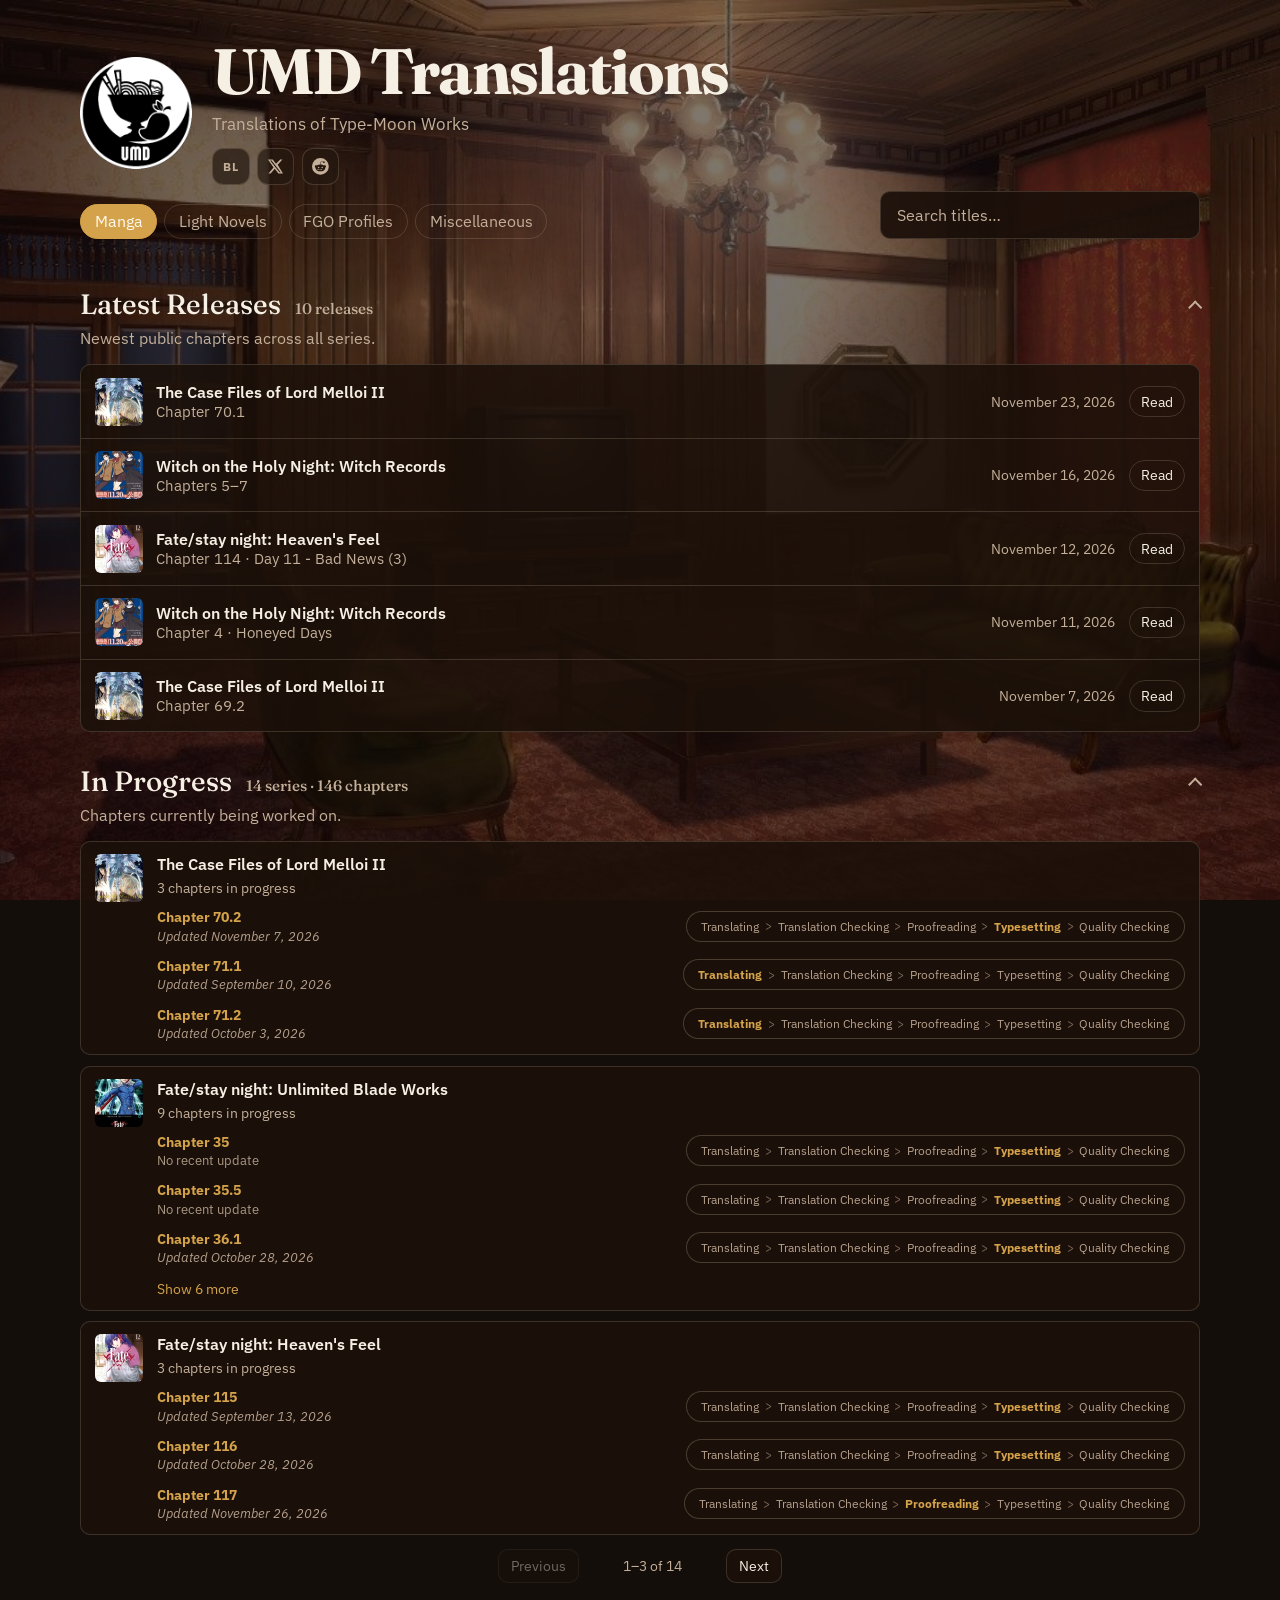
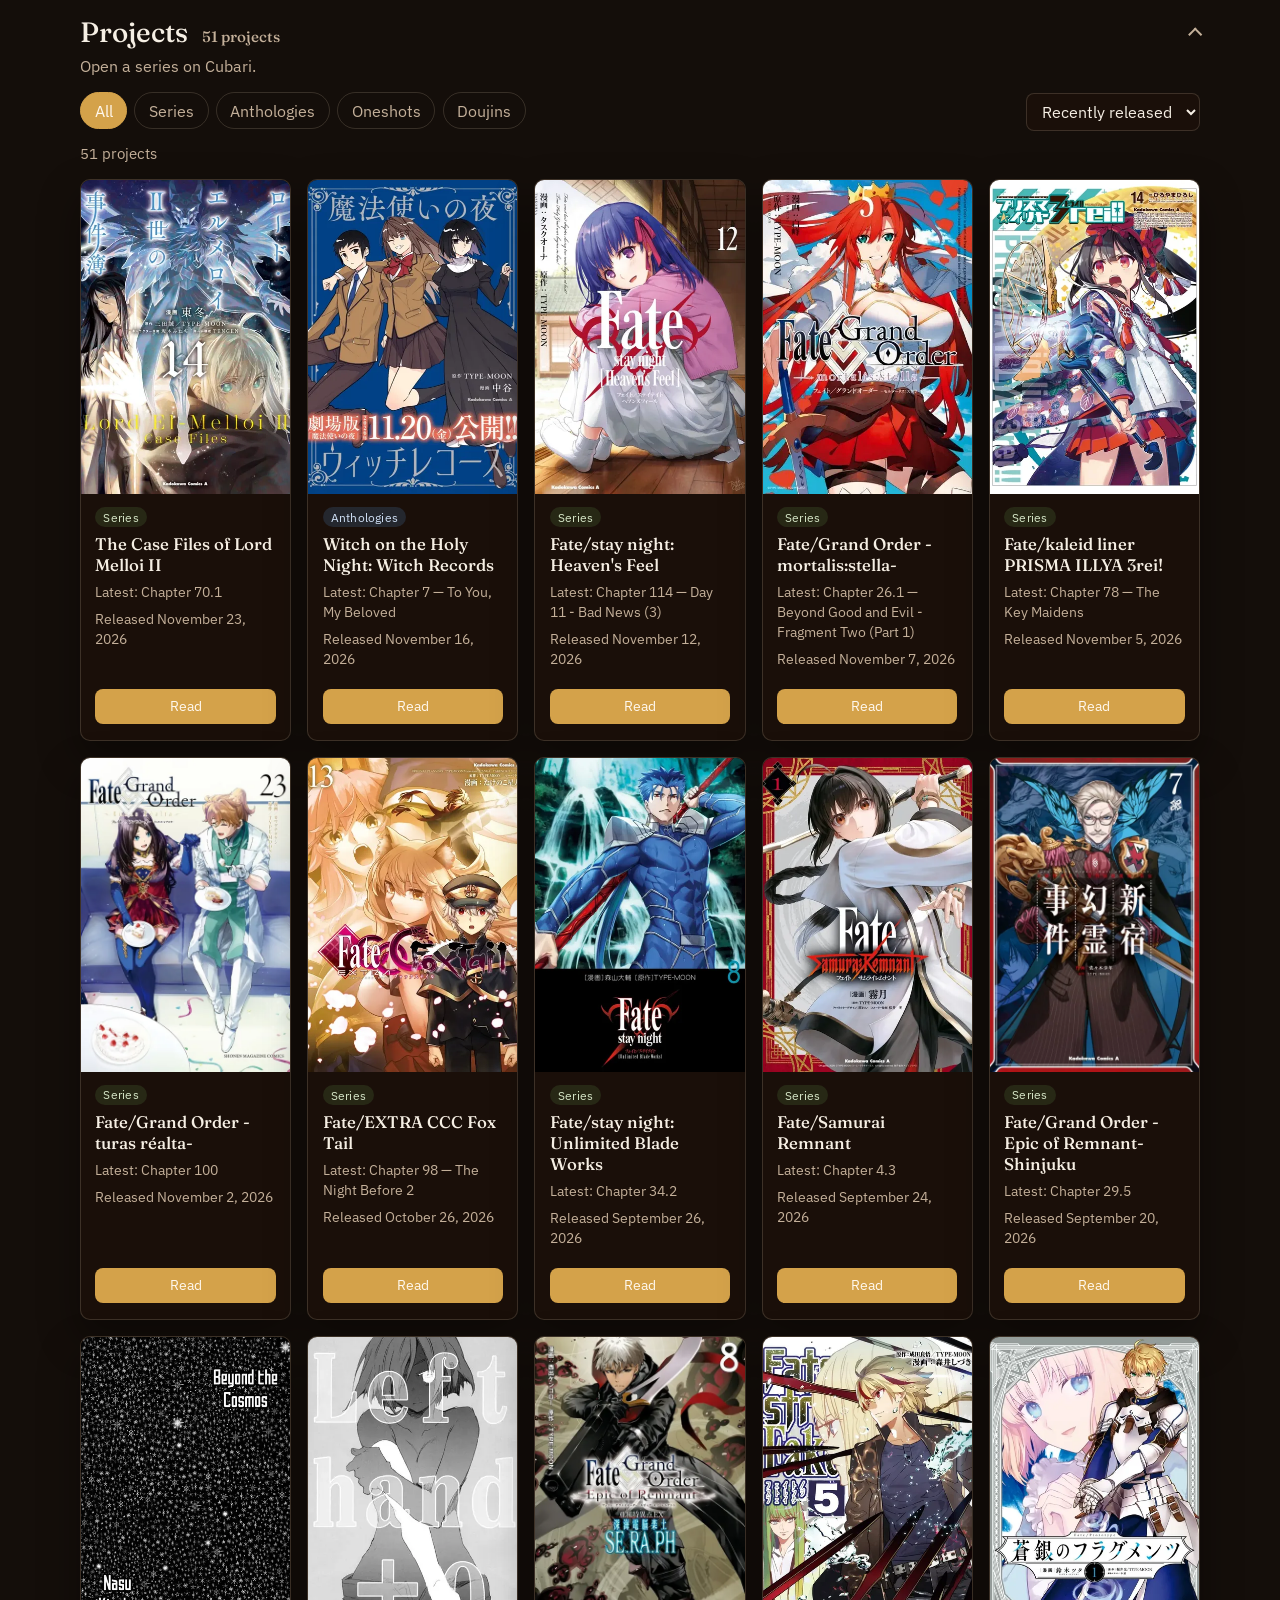
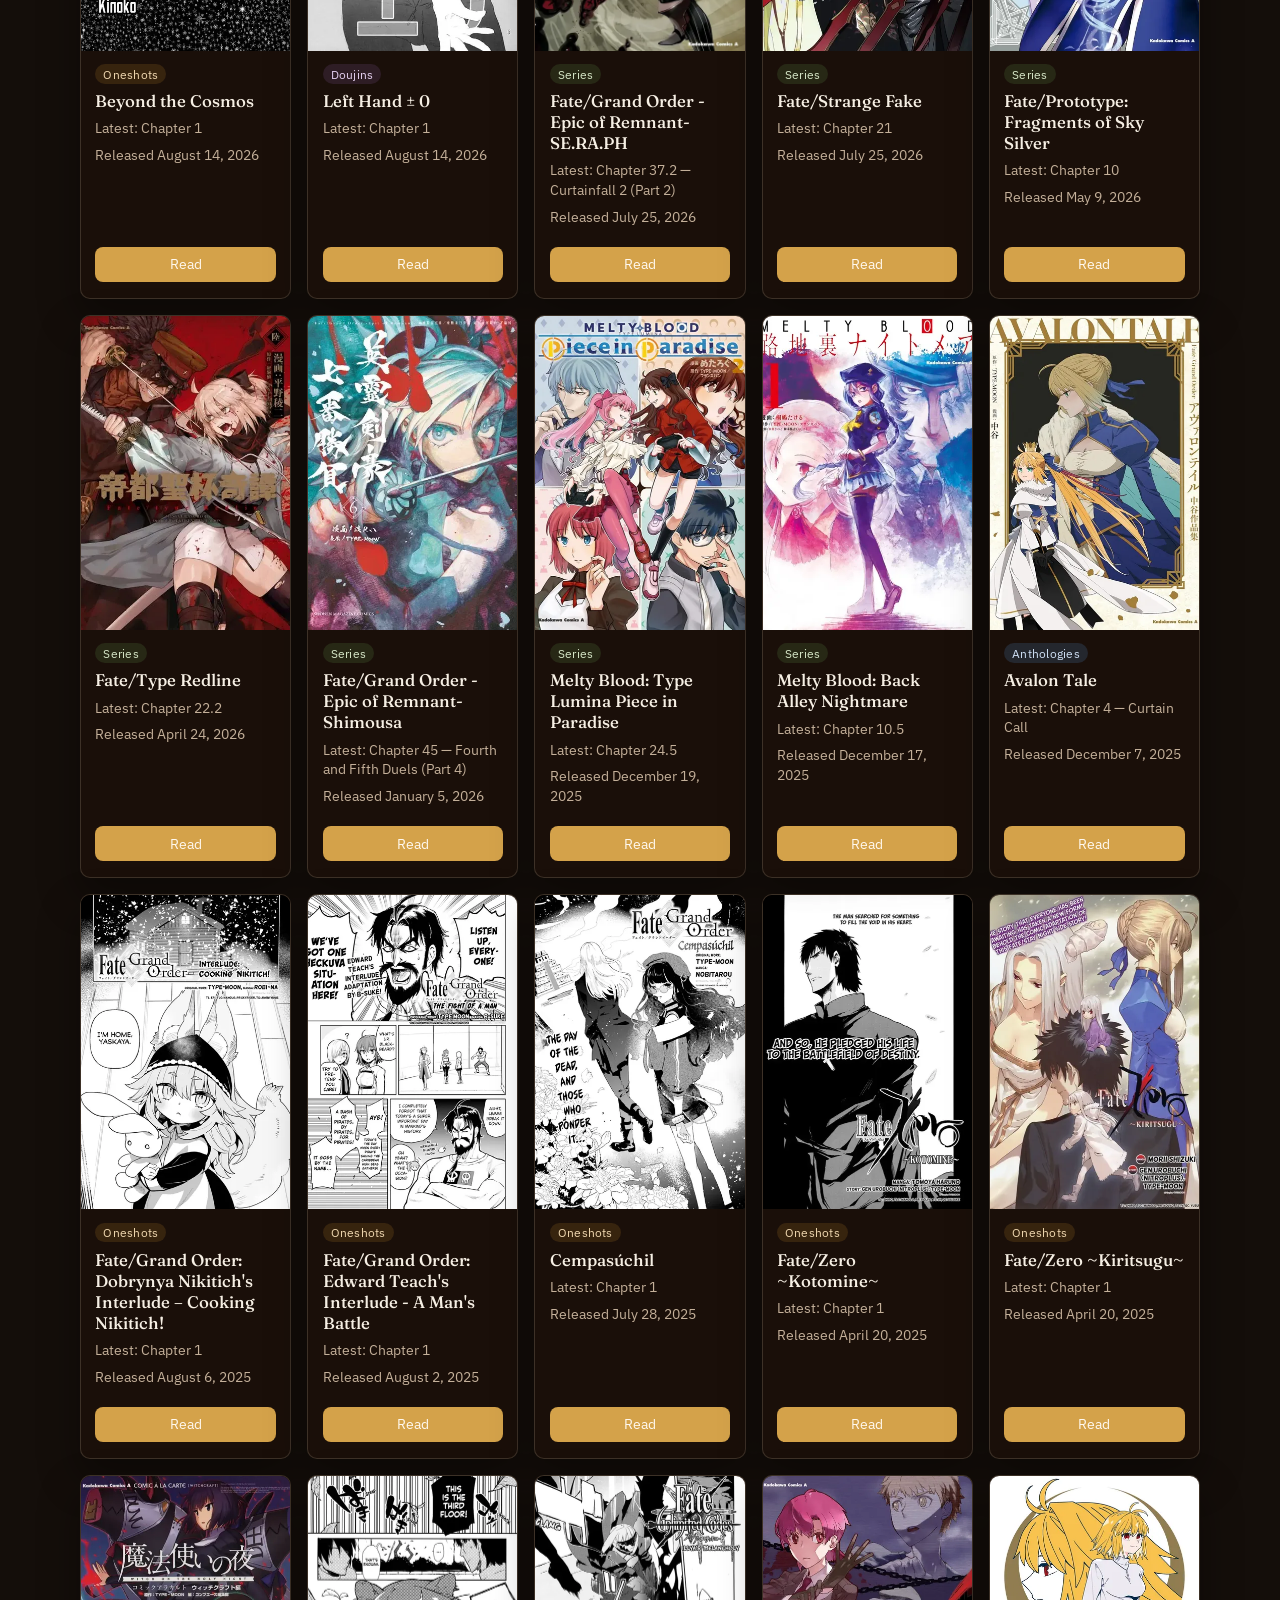
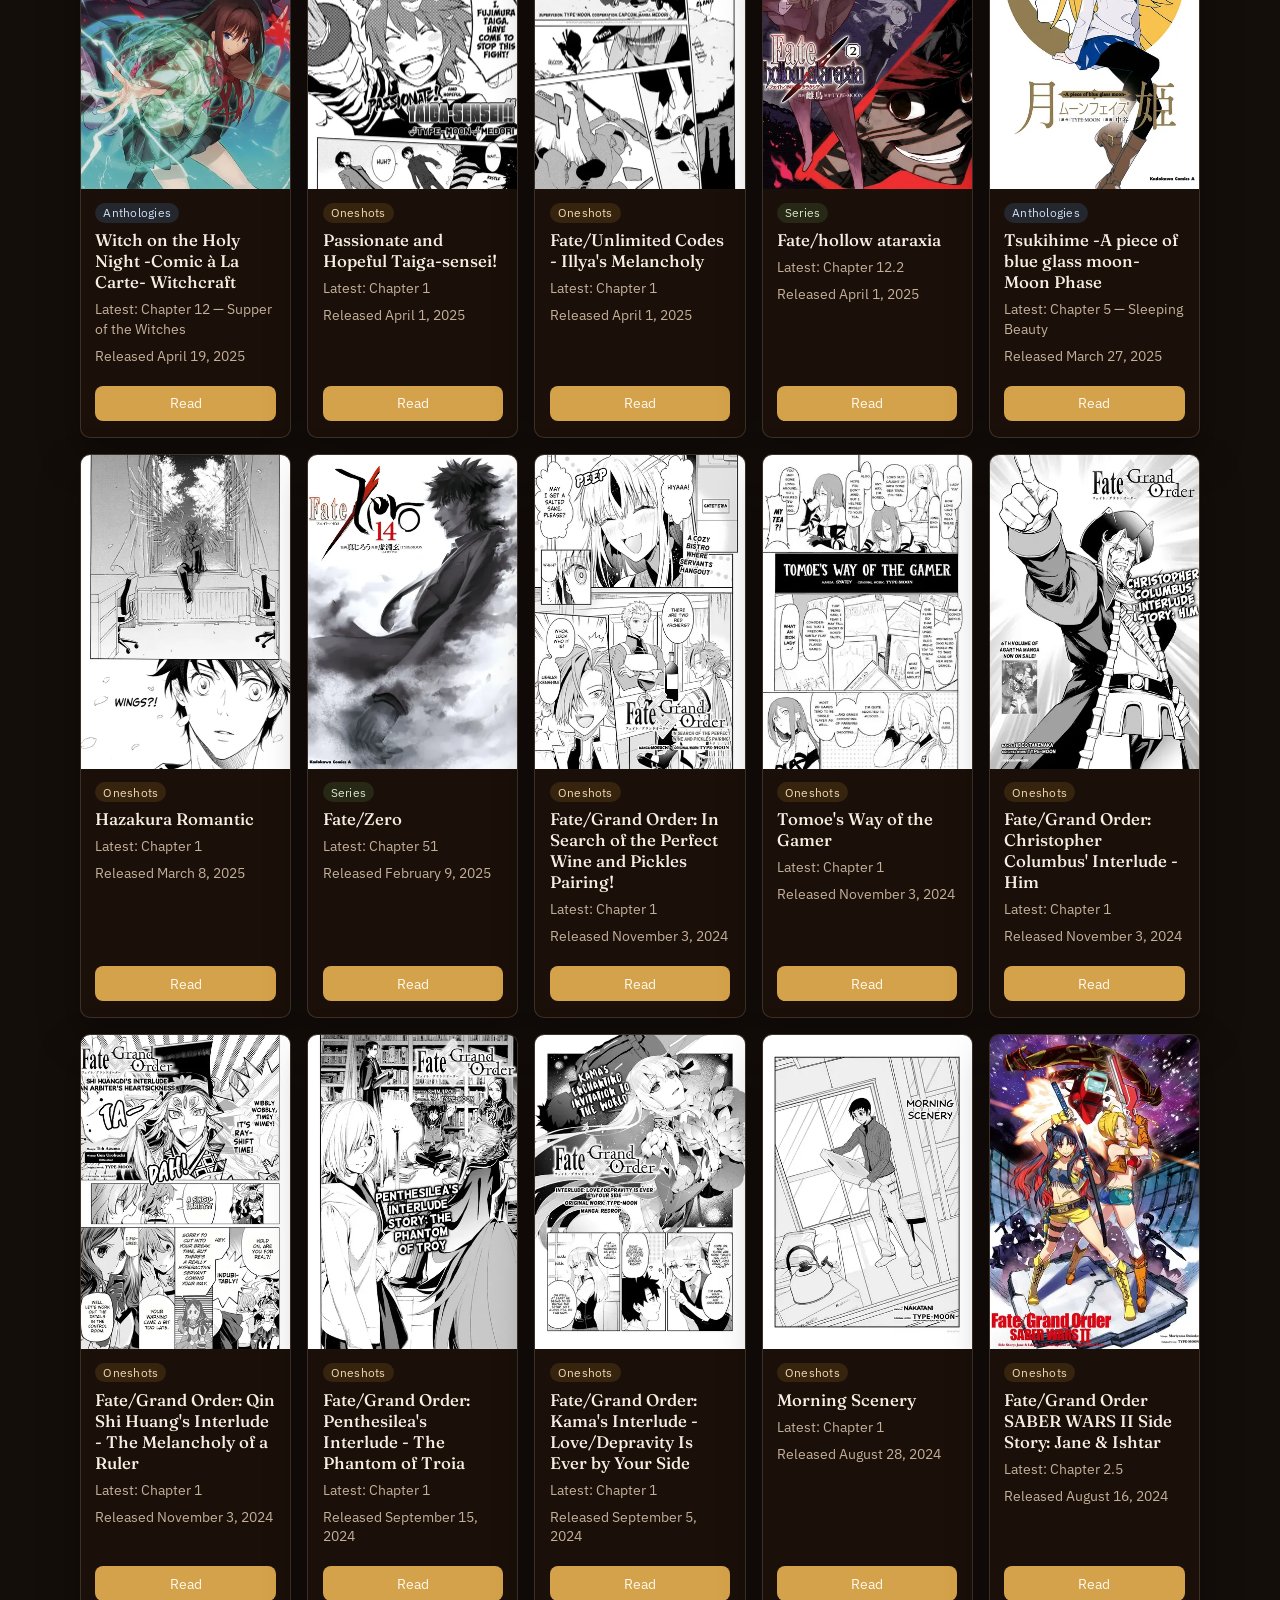
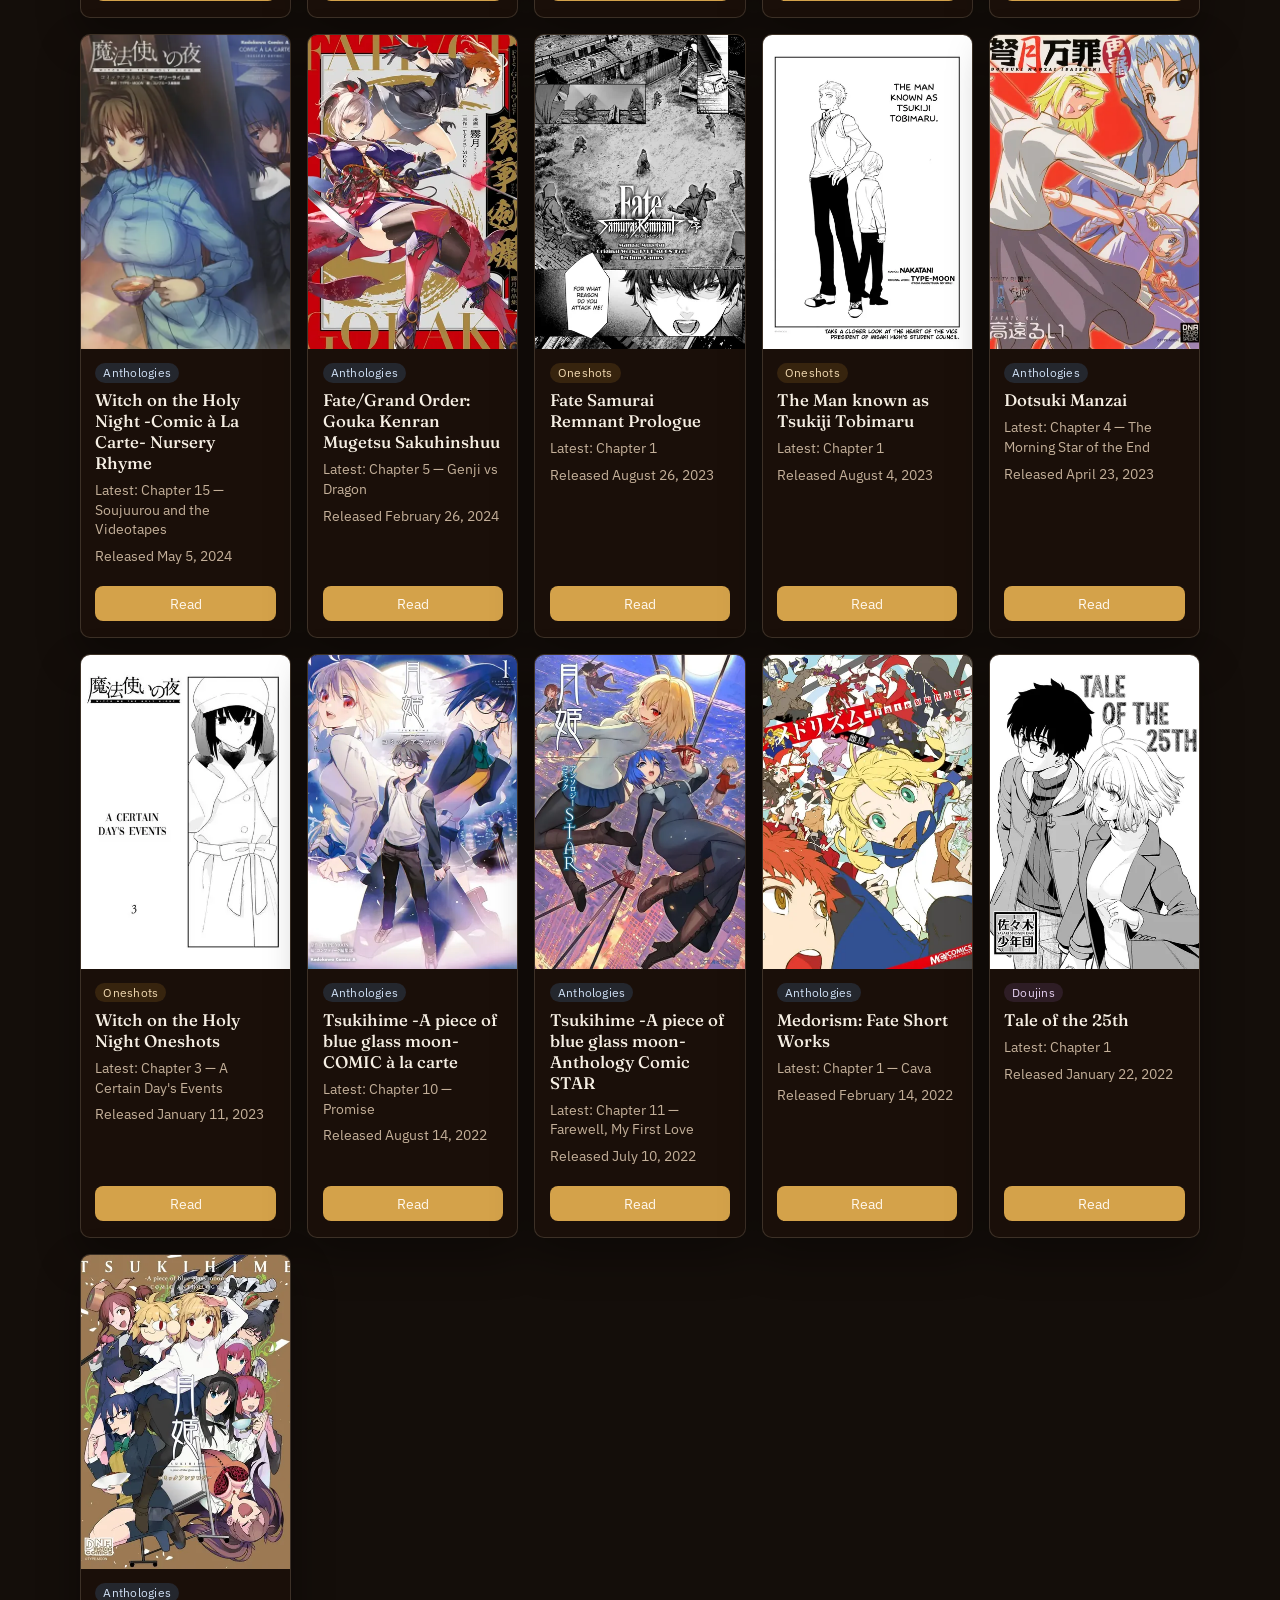
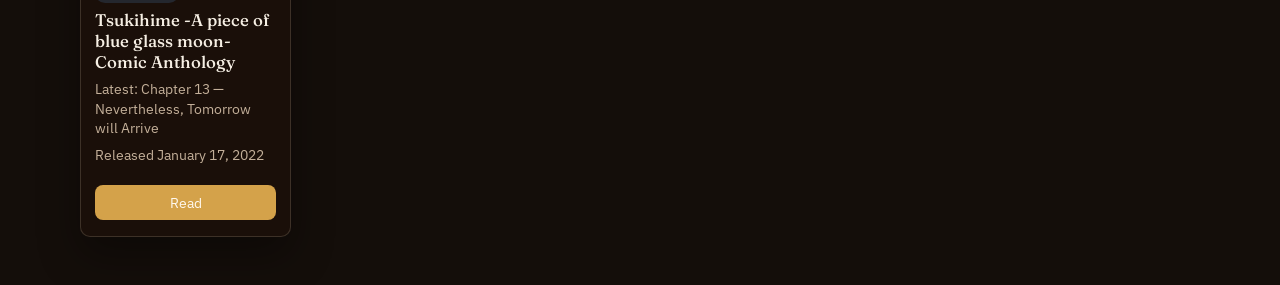
<file: index.html>
<!DOCTYPE html>
<html lang="en">
  <head>
    <meta charset="utf-8" />
    <meta name="viewport" content="width=device-width, initial-scale=1, viewport-fit=cover" />
    <title>UMD Translations</title>
    <meta name="description" content="Browse Type-Moon Translations" />
    <meta name="application-name" content="UMD Translations" />
    <meta property="og:title" content="UMD Translations" />
    <meta property="og:description" content="Browse Type-Moon Translations" />
    <meta property="og:type" content="website" />
    <meta property="og:url" content="https://udonmanga.github.io/" />
    <meta
      property="og:image"
      content="https://udonmanga.github.io/assets/umd-logo.png?v=ae1d5355"
    />
    <meta name="twitter:card" content="summary" />
    <meta name="twitter:title" content="UMD Translations" />
    <meta name="twitter:description" content="Browse Type-Moon Translations" />
    <link rel="preconnect" href="https://fonts.googleapis.com" />
    <link rel="preconnect" href="https://fonts.gstatic.com" crossorigin />
    <link
      href="https://fonts.googleapis.com/css2?family=Fraunces:opsz,wght@9..144,500;9..144,700&family=IBM+Plex+Sans:wght@400;500;600&display=swap"
      rel="stylesheet"
    />
    <link rel="stylesheet" href="assets/site.css?v=0b7d5297" />
    <script>
      (function () {
        var section = (location.hash || "").replace(/^#/, "");
        if (section && section !== "manga") {
          document.documentElement.classList.add("boot-hub");
        }
      })();
    </script>
    <link rel="icon" type="image/png" sizes="32x32" href="assets/favicon-32.png?v=d80f3ed4" />
    <link rel="apple-touch-icon" href="assets/apple-touch-icon.png?v=4f4d9fb7" />
  </head>
  <body>
    <a class="skip-link" href="#projects">Skip to projects</a>

    <header class="site-header">
      <div class="header-main">
          <div class="brand-block">
            <div class="brand-row">
              <img
                class="brand-logo"
                src="assets/umd-logo.png?v=ae1d5355"
                alt="UMD Translations"
                width="112"
                height="112"
                decoding="async"
              />
              <div class="brand-text">
                <h1 class="brand" id="site-name">UMD Translations</h1>
                <p class="subtitle" id="site-subtitle">
                  Translations of Type-Moon Works
                </p>
                <nav class="nav-ext" id="header-links" aria-label="External links">
                  <a
                    class="nav-icon"
                    href="https://forums.nrvnqsr.com/showthread.php/10069-UMD-Translations-Hub?p=3392307&viewfull=1#post3392307"
                    rel="noopener noreferrer"
                    target="_blank"
                    title="Beast’s Lair Hub"
                    aria-label="Beast’s Lair Hub"
                  >
                    <span class="nav-icon-text" aria-hidden="true">BL</span>
                  </a>
                  <a
                    class="nav-icon"
                    href="https://x.com/theUdonSamurai"
                    rel="noopener noreferrer"
                    target="_blank"
                    title="X (Twitter)"
                    aria-label="X (Twitter)"
                  >
                    <svg viewBox="0 0 24 24" aria-hidden="true" focusable="false">
                      <path
                        fill="currentColor"
                        d="M18.9 2H22l-6.78 7.75L22.83 22h-6.59l-5.16-6.74L5.2 22H2.1l7.25-8.29L1.4 2h6.75l4.66 6.18L18.9 2zm-1.16 18.2h1.83L6.4 3.7H4.44l13.3 16.5z"
                      />
                    </svg>
                  </a>
                  <a
                    class="nav-icon"
                    href="https://www.reddit.com/user/UdonSamurai/"
                    rel="noopener noreferrer"
                    target="_blank"
                    title="Reddit"
                    aria-label="Reddit"
                  >
                    <svg viewBox="0 0 24 24" aria-hidden="true" focusable="false">
                      <path
                        fill="currentColor"
                        d="M12 0A12 12 0 0 0 0 12a12 12 0 0 0 12 12 12 12 0 0 0 12-12A12 12 0 0 0 12 0zm5.01 4.744c.688 0 1.25.561 1.25 1.249a1.25 1.25 0 0 1-2.498.056l-2.597-.547-.8 3.747c1.824.07 3.48.632 4.674 1.488.308-.309.73-.491 1.207-.491.968 0 1.754.786 1.754 1.754 0 .716-.435 1.333-1.01 1.614a3.111 3.111 0 0 1 .042.52c0 2.694-3.13 4.87-7.004 4.87-3.874 0-7.004-2.176-7.004-4.87 0-.183.015-.366.043-.534A1.748 1.748 0 0 1 4.028 12c0-.968.786-1.754 1.754-1.754.463 0 .898.196 1.207.49 1.207-.883 2.878-1.43 4.744-1.487l.885-4.182a.342.342 0 0 1 .14-.197.35.35 0 0 1 .238-.042l2.906.617a1.214 1.214 0 0 1 1.108-.701zM9.438 12.386c-.607 0-1.098.5-1.098 1.117s.491 1.117 1.098 1.117c.606 0 1.098-.5 1.098-1.117s-.492-1.117-1.098-1.117zm5.124 0c-.607 0-1.098.5-1.098 1.117s.491 1.117 1.098 1.117c.607 0 1.099-.5 1.099-1.117s-.492-1.117-1.099-1.117zm-.321 3.329a.327.327 0 0 0-.215.079c-.72.561-1.844.876-3.026.876-1.182 0-2.305-.316-3.026-.876a.327.327 0 0 0-.436.046.32.32 0 0 0 .046.446c.838.655 2.097 1.033 3.416 1.033 1.319 0 2.578-.378 3.416-1.033a.32.32 0 0 0 .046-.446.313.313 0 0 0-.221-.125z"
                      />
                    </svg>
                  </a>
                </nav>
              </div>
            </div>
            <nav class="site-nav" id="site-nav" aria-label="Site sections">
              <a href="#manga" data-section="manga" aria-current="page">Manga</a>
              <a href="#light-novels" data-section="light-novels">Light Novels</a>
              <a href="#fgo-profiles" data-section="fgo-profiles">FGO Profiles</a>
              <a href="#miscellaneous" data-section="miscellaneous">Miscellaneous</a>
            </nav>
          </div>
        <label class="search-wrap">
          <span class="visually-hidden" id="search-label">Search titles</span>
          <input
            type="search"
            id="search"
            name="q"
            placeholder="Search titles…"
            autocomplete="off"
            enterkeyhint="search"
          />
        </label>
      </div>
    </header>

    <main>
      <div id="view-manga">
      <section class="latest" id="latest-releases-section" aria-labelledby="latest-heading">
        <div class="section-head progress-head">
          <h2 id="latest-heading">
            <button
              type="button"
              class="progress-toggle"
              id="latest-toggle"
              aria-expanded="true"
              aria-controls="latest-body"
            >
              <span class="progress-toggle-text">
                <span class="progress-toggle-label">Latest Releases</span>
                <span class="progress-summary" id="latest-summary"></span>
              </span>
              <span class="progress-chevron" aria-hidden="true"></span>
            </button>
          </h2>
          <p>Newest public chapters across all series.</p>
        </div>
        <div id="latest-body">
          <div
            class="latest-scroll"
            id="latest-releases"
            tabindex="0"
            aria-label="Latest releases list"
          ></div>
        </div>
      </section>

      <section class="progress" id="in-progress" aria-labelledby="progress-heading">
        <div class="section-head progress-head">
          <h2 id="progress-heading">
            <button
              type="button"
              class="progress-toggle"
              id="progress-toggle"
              aria-expanded="true"
              aria-controls="progress-body"
            >
              <span class="progress-toggle-text">
                <span class="progress-toggle-label">In Progress</span>
                <span class="progress-summary" id="progress-summary"></span>
              </span>
              <span class="progress-chevron" aria-hidden="true"></span>
            </button>
          </h2>
          <p>Chapters currently being worked on.</p>
        </div>
        <div id="progress-body">
          <div class="progress-list" id="progress-list"></div>
          <div class="progress-pager" id="progress-pager" hidden>
            <button type="button" id="progress-prev" aria-label="Previous chapters">Previous</button>
            <span class="progress-page-meta" id="progress-page-meta" aria-live="polite"></span>
            <button type="button" id="progress-next" aria-label="Next chapters">Next</button>
          </div>
          <p class="empty" id="progress-empty" hidden>Nothing in the pipeline right now.</p>
        </div>
      </section>

      <section class="projects" id="projects" aria-labelledby="projects-heading">
        <div class="section-head progress-head">
          <h2 id="projects-heading">
            <button
              type="button"
              class="progress-toggle"
              id="projects-toggle"
              aria-expanded="true"
              aria-controls="projects-body"
            >
              <span class="progress-toggle-text">
                <span class="progress-toggle-label">Projects</span>
                <span class="progress-summary" id="projects-summary"></span>
              </span>
              <span class="progress-chevron" aria-hidden="true"></span>
            </button>
          </h2>
          <p>Open a series on Cubari.</p>
        </div>

        <div id="projects-body">
          <div class="controls">
            <div
              class="filters"
              id="category-filters"
              role="toolbar"
              aria-label="Filter by category"
            ></div>
            <label class="sort-wrap">
              <span class="visually-hidden">Sort projects</span>
              <select id="sort" aria-label="Sort projects">
                <option value="released">Recently released</option>
                <option value="title-asc">Title A–Z</option>
                <option value="title-desc">Title Z–A</option>
              </select>
            </label>
          </div>

          <p class="result-meta" id="result-meta" aria-live="polite"></p>
          <div class="card-grid" id="title-grid"></div>
          <p class="empty" id="empty-state" hidden>No projects match your search.</p>
        </div>
      </section>
      </div>

      <div id="view-hub" hidden>
        <section class="projects" aria-labelledby="hub-heading">
          <div class="section-head">
            <h2 id="hub-heading">Light Novels</h2>
            <p id="hub-blurb">Completed novel translations.</p>
          </div>
          <p class="result-meta" id="hub-meta" aria-live="polite"></p>
          <div class="card-grid" id="hub-grid"></div>
          <p class="empty" id="hub-empty" hidden>Nothing matches your search.</p>
        </section>
      </div>
    </main>

    <script src="assets/catalog.js?v=8a55226b" defer></script>
    <button type="button" class="back-to-top" id="back-to-top" hidden aria-label="Back to top" title="Back to top">
      <svg viewBox="0 0 24 24" aria-hidden="true" focusable="false">
        <path fill="currentColor" d="M12 4.5 5.8 10.2l1.4 1.5L12 7.3l4.8 4.4 1.4-1.5L12 4.5Zm0 6.2L5.8 16.4l1.4 1.5L12 13.5l4.8 4.4 1.4-1.5L12 10.7Z"/>
      </svg>
      <span class="back-to-top-label">Top</span>
    </button>
    <script src="assets/back-to-top.js?v=1378043f" defer></script>

  </body>
</html>
</file>
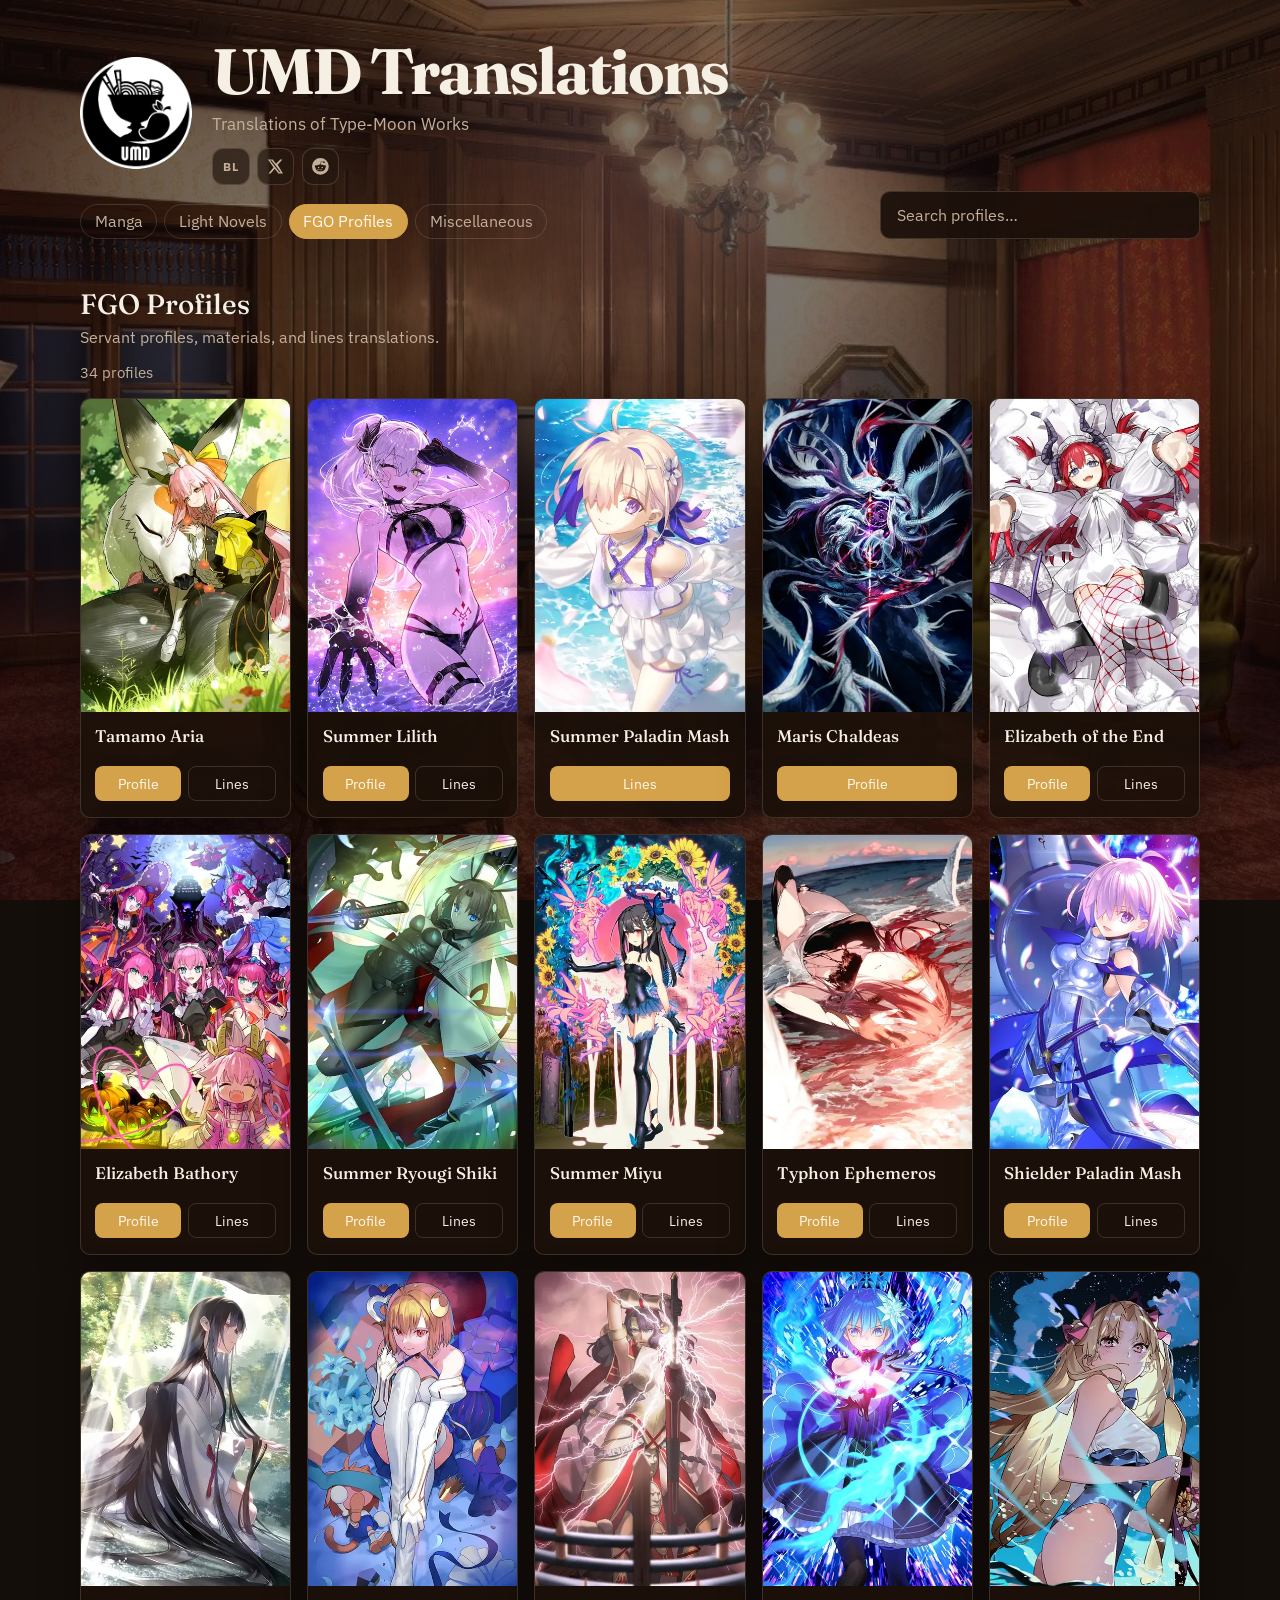
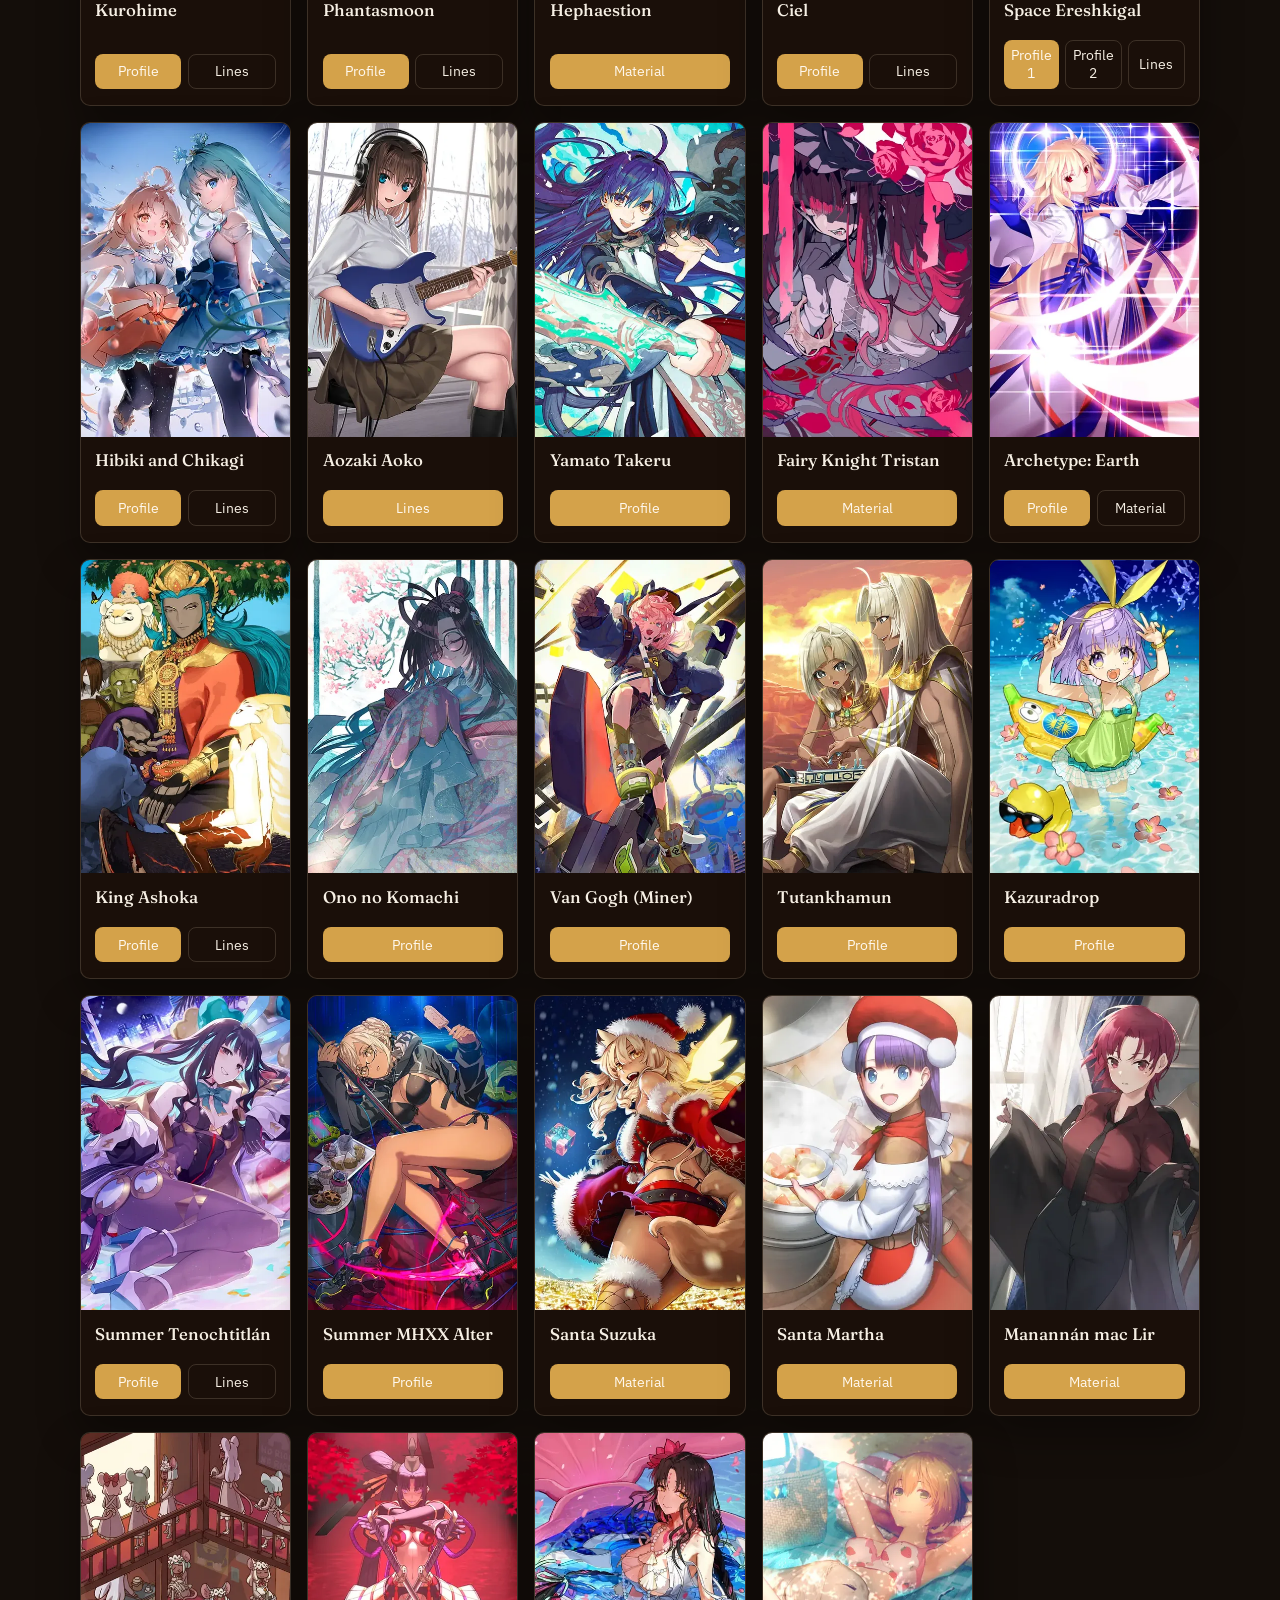
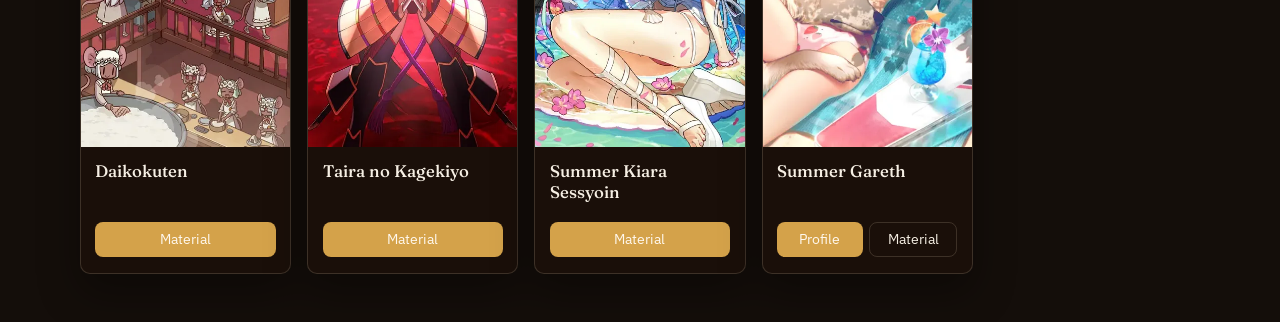
<file: fgo-profiles.html>
<!DOCTYPE html>
<html lang="en">
  <head>
    <meta charset="utf-8" />
    <meta http-equiv="refresh" content="0; url=index.html#fgo-profiles" />
    <link rel="canonical" href="index.html#fgo-profiles" />
    <title>FGO Profiles — UMD Translations</title>
    <script>
      location.replace("index.html#fgo-profiles");
    </script>
  </head>
  <body>
    <p><a href="index.html#fgo-profiles">FGO Profiles</a></p>
  </body>
</html>
</file>
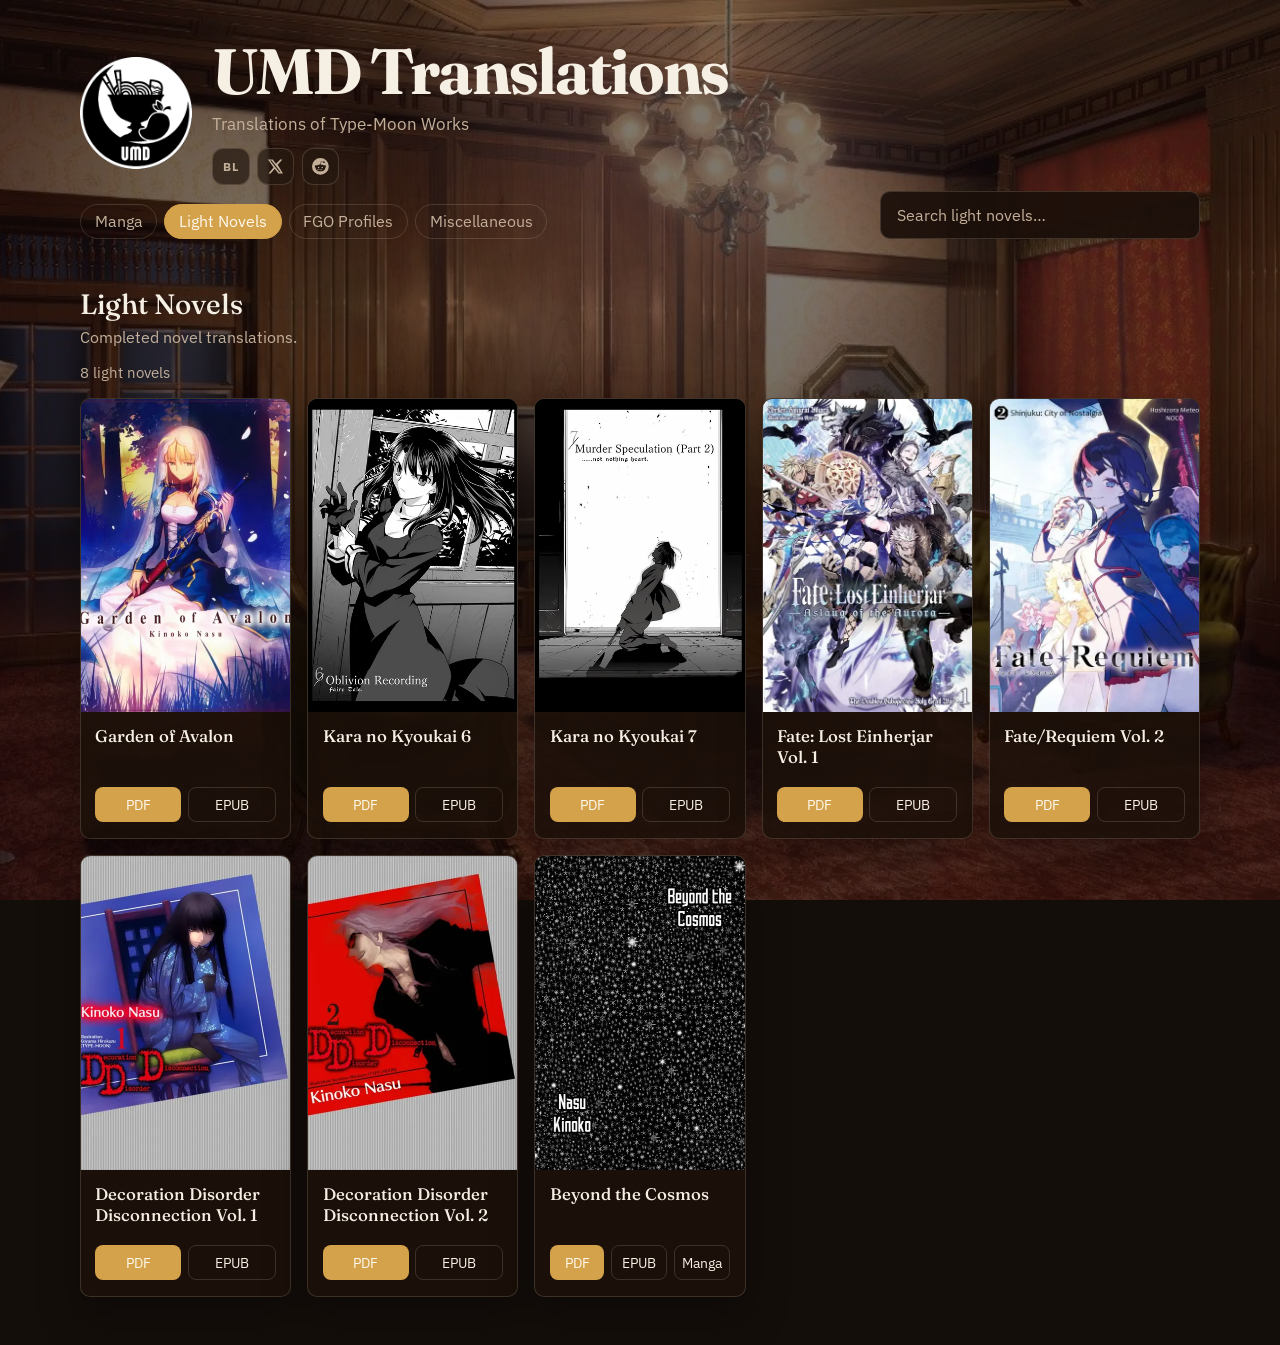
<file: light-novels.html>
<!DOCTYPE html>
<html lang="en">
  <head>
    <meta charset="utf-8" />
    <meta http-equiv="refresh" content="0; url=index.html#light-novels" />
    <link rel="canonical" href="index.html#light-novels" />
    <title>Light Novels — UMD Translations</title>
    <script>
      location.replace("index.html#light-novels");
    </script>
  </head>
  <body>
    <p><a href="index.html#light-novels">Light Novels</a></p>
  </body>
</html>
</file>
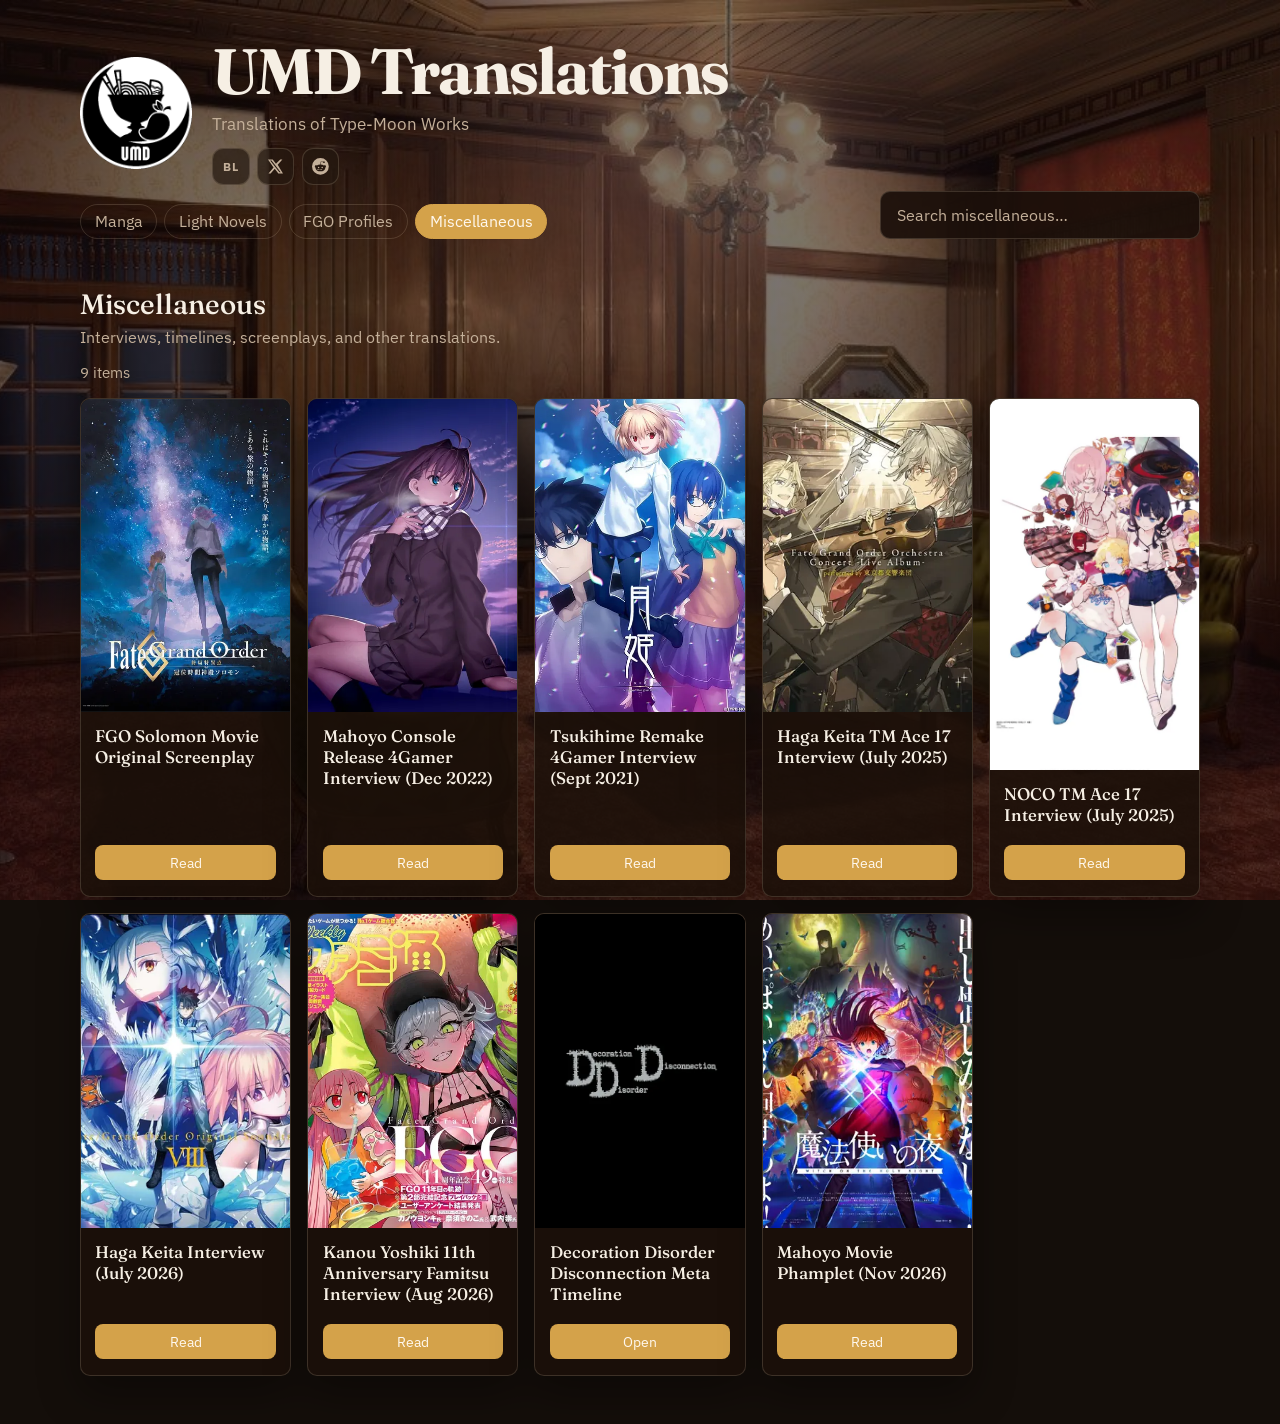
<file: miscellaneous.html>
<!DOCTYPE html>
<html lang="en">
  <head>
    <meta charset="utf-8" />
    <meta http-equiv="refresh" content="0; url=index.html#miscellaneous" />
    <link rel="canonical" href="index.html#miscellaneous" />
    <title>Miscellaneous — UMD Translations</title>
    <script>
      location.replace("index.html#miscellaneous");
    </script>
  </head>
  <body>
    <p><a href="index.html#miscellaneous">Miscellaneous</a></p>
  </body>
</html>
</file>
<file: assets/site.css>
/* Warm dark catalogue palette. */
:root {
  --bg0: #140e0a;
  --bg1: #1c1410;
  --bg2: #2c2018;
  --ink: #f6efe4;
  --muted: #c4b09a;
  --line: rgba(243, 220, 190, 0.16);
  --accent: #d4a24a;
  --accent-soft: rgba(212, 162, 74, 0.2);
  --focus: #f0d7a2;
  --panel: rgba(28, 16, 10, 0.88);
  --radius: 10px;
  --shadow: 0 18px 40px rgba(0, 0, 0, 0.35);
  --font-display: "Fraunces", Georgia, serif;
  --font-body: "IBM Plex Sans", system-ui, sans-serif;
  color-scheme: dark;
}

*,
*::before,
*::after {
  box-sizing: border-box;
}

html {
  scroll-behavior: smooth;
}

body {
  margin: 0;
  min-height: 100vh;
  font-family: var(--font-body);
  color: var(--ink);
  background: #140e0a;
  /* No-op on desktop; keeps notched phones clear of the home indicator. */
  padding-left: env(safe-area-inset-left, 0px);
  padding-right: env(safe-area-inset-right, 0px);
  padding-bottom: env(safe-area-inset-bottom, 0px);
}

body::before {
  content: "";
  position: fixed;
  inset: 0;
  pointer-events: none;
  z-index: 0;
  background:
    linear-gradient(180deg, rgba(28, 14, 8, 0.55), rgba(18, 8, 4, 0.64)),
    url("site-bg.jpg?v=5c68e66b") center / cover no-repeat;
}

body > * {
  position: relative;
  z-index: 1;
}

a {
  color: var(--accent);
}

a:hover {
  color: #f0d7a2;
}

:focus-visible {
  outline: 2px solid var(--focus);
  outline-offset: 3px;
}

.visually-hidden {
  position: absolute;
  width: 1px;
  height: 1px;
  padding: 0;
  margin: -1px;
  overflow: hidden;
  clip: rect(0, 0, 0, 0);
  white-space: nowrap;
  border: 0;
}

.skip-link {
  position: absolute;
  left: 1rem;
  top: -3rem;
  background: var(--bg2);
  color: var(--ink);
  padding: 0.6rem 0.9rem;
  border-radius: 6px;
  z-index: 10;
  text-decoration: none;
}

.skip-link:focus {
  top: 1rem;
}

.site-header,
main {
  width: min(1120px, calc(100% - 2rem));
  margin-inline: auto;
}

.site-header {
  padding: 2.5rem 0 1.5rem;
  animation: rise 0.7s ease both;
}

.header-main {
  display: grid;
  gap: 1.25rem;
  align-items: end;
}

@media (min-width: 840px) {
  .header-main {
    grid-template-columns: 1fr minmax(220px, 320px);
  }
}

.eyebrow {
  margin: 0 0 0.35rem;
  text-transform: uppercase;
  letter-spacing: 0.16em;
  font-size: 0.75rem;
  color: var(--muted);
}

.brand-block {
  display: grid;
  gap: 1rem;
}

.brand-row {
  display: grid;
  grid-template-columns: auto minmax(0, 1fr);
  align-items: center;
  column-gap: 1.25rem;
  row-gap: 0;
}

.brand-logo {
  width: clamp(4.5rem, 12vw, 7rem);
  height: auto;
  display: block;
  /* Opaque mark as-is — no cream fill, blend, or filter. */
  background: none;
  border-radius: 0;
  box-shadow: none;
  filter: none;
  mix-blend-mode: normal;
  opacity: 1;
}

.brand-text {
  min-width: 0;
}

.brand {
  margin: 0;
  font-family: var(--font-display);
  font-size: clamp(2.2rem, 6vw, 4rem);
  font-weight: 700;
  line-height: 0.98;
  letter-spacing: -0.03em;
}

.subtitle {
  margin: 0.55rem 0 0;
  max-width: 36rem;
  color: var(--muted);
  font-size: 1.05rem;
  line-height: 1.5;
}

.brand-logo-link {
  display: block;
  line-height: 0;
  color: inherit;
  text-decoration: none;
}

html.boot-hub #view-manga {
  display: none !important;
}

html.boot-hub #view-hub[hidden] {
  display: block !important;
}

.site-nav {
  display: flex;
  flex-wrap: wrap;
  align-items: center;
  gap: 0.45rem;
  margin-top: 0.15rem;
}

.site-nav a {
  display: inline-flex;
  align-items: center;
  min-height: 2.2rem;
  padding: 0.3rem 0.85rem;
  border: 1px solid var(--line);
  border-radius: 999px;
  color: var(--muted);
  text-decoration: none;
  background: transparent;
  font: inherit;
  cursor: pointer;
  transition: border-color 0.2s ease, color 0.2s ease, background 0.2s ease;
}

.site-nav a:hover {
  border-color: var(--accent);
  color: var(--ink);
}

.site-nav a[aria-current="page"] {
  background: var(--accent);
  border-color: var(--accent);
  color: #fff8ee;
}

.brand-text .nav-ext,
.nav-ext {
  display: flex;
  flex-wrap: wrap;
  align-items: center;
  gap: 0.45rem;
  margin: 0.7rem 0 0;
}

.nav-ext .nav-icon {
  display: inline-flex;
  align-items: center;
  justify-content: center;
  width: 2.35rem;
  height: 2.35rem;
  padding: 0;
  border: 1px solid var(--line);
  border-radius: 0.7rem;
  background: rgba(36, 24, 16, 0.72);
  color: var(--muted);
  text-decoration: none;
  line-height: 0;
  transition: color 0.2s ease, border-color 0.2s ease, background 0.2s ease;
}

.nav-ext .nav-icon svg {
  width: 1.05rem;
  height: 1.05rem;
  display: block;
}

.nav-ext .nav-icon-text {
  font-size: 0.72rem;
  font-weight: 700;
  letter-spacing: 0.04em;
  line-height: 1;
}

.nav-ext .nav-icon:hover {
  color: var(--ink);
  border-color: rgba(212, 162, 74, 0.55);
  background: rgba(52, 34, 20, 0.88);
}

.nav-ext .nav-icon:focus-visible {
  outline: 2px solid var(--focus);
  outline-offset: 2px;
}

.search-wrap input {
  width: 100%;
  min-height: 3rem;
  padding: 0.7rem 1rem;
  border: 1px solid var(--line);
  border-radius: var(--radius);
  background: rgba(28, 16, 10, 0.92);
  color: var(--ink);
  font: inherit;
}

.search-wrap input::placeholder {
  color: var(--muted);
}

.section-head {
  margin-bottom: 1rem;
}

.section-head h2 {
  margin: 0;
  font-family: var(--font-display);
  font-size: 1.75rem;
  font-weight: 500;
}

.section-head p {
  margin: 0.35rem 0 0;
  color: var(--muted);
}

.progress-head p {
  margin-top: 0.45rem;
}

.progress-toggle {
  appearance: none;
  display: flex;
  align-items: center;
  justify-content: space-between;
  gap: 1rem;
  width: 100%;
  margin: 0;
  padding: 0;
  border: 0;
  background: transparent;
  color: inherit;
  text-align: left;
  cursor: pointer;
}

.progress-toggle-text {
  display: flex;
  flex-wrap: wrap;
  align-items: baseline;
  gap: 0.55rem 0.85rem;
  min-width: 0;
}

.section-head h2 .progress-toggle {
  font: inherit;
  font-family: inherit;
  font-size: inherit;
  font-weight: inherit;
  letter-spacing: inherit;
  line-height: inherit;
}

.progress-toggle-label {
  display: inline;
}

.progress-summary {
  color: var(--muted);
  font-size: 0.95rem;
}

.progress-chevron {
  flex: 0 0 auto;
  width: 0.65rem;
  height: 0.65rem;
  border-right: 2px solid var(--muted);
  border-bottom: 2px solid var(--muted);
  transform: rotate(45deg);
  transition: transform 0.18s ease;
}

.progress-toggle[aria-expanded="true"] .progress-chevron {
  transform: rotate(225deg);
  margin-top: 0.35rem;
}

.latest.is-collapsed .progress-head > p,
.latest.is-collapsed #latest-body,
.progress.is-collapsed .progress-head > p,
.progress.is-collapsed #progress-body,
.projects.is-collapsed .progress-head > p,
.projects.is-collapsed #projects-body {
  display: none;
}

.latest,
.progress,
.projects {
  padding: 1.5rem 0 0.5rem;
}

.projects {
  padding-bottom: 3rem;
}

.progress-list {
  display: grid;
  gap: 0.65rem;
}

.progress-pager {
  display: flex;
  align-items: center;
  justify-content: center;
  gap: 0.85rem;
  margin-top: 0.85rem;
}

.progress-pager button {
  appearance: none;
  border: 1px solid var(--line);
  background: var(--panel);
  color: var(--ink);
  border-radius: var(--radius);
  padding: 0.4rem 0.75rem;
  font: inherit;
  font-size: 0.9rem;
  cursor: pointer;
}

.progress-pager button:hover:not(:disabled) {
  border-color: var(--accent);
}

.progress-pager button:disabled {
  opacity: 0.4;
  cursor: default;
}

.progress-page-meta {
  color: var(--muted);
  font-size: 0.9rem;
  min-width: 7.5rem;
  text-align: center;
}

.progress-card {
  display: grid;
  grid-template-columns: 3rem 1fr;
  gap: 0.85rem;
  align-items: start;
  padding: 0.75rem 0.9rem;
  border: 1px solid var(--line);
  border-radius: var(--radius);
  background: var(--panel);
  text-decoration: none;
  color: inherit;
  transition: border-color 0.2s ease, background 0.2s ease;
}

a.progress-card:hover {
  border-color: rgba(212, 162, 74, 0.5);
  background: rgba(212, 162, 74, 0.14);
}

.progress-card > div {
  min-width: 0;
}

.progress-card img {
  width: 3rem;
  height: 3rem;
  object-fit: cover;
  border-radius: 6px;
  background: var(--bg1);
}

.progress-card .series {
  font-weight: 600;
  line-height: 1.25;
}

.progress-card .detail {
  margin-top: 0.25rem;
  color: var(--muted);
  font-size: 0.9rem;
  line-height: 1.4;
}

.progress-series .series a {
  color: inherit;
  text-decoration: none;
}

.progress-series .series a:hover {
  color: var(--focus);
}

.progress-chapters {
  display: flex;
  flex-direction: column;
  gap: 0.7rem;
  margin-top: 0.55rem;
}

.progress-chapter {
  display: flex;
  flex-wrap: wrap;
  align-items: center;
  justify-content: space-between;
  gap: 0.35rem 1.25rem;
  min-width: 0;
  color: var(--muted);
  font-size: 0.9rem;
  line-height: 1.35;
}

.progress-chapter-meta {
  display: flex;
  flex-direction: column;
  gap: 0.05rem;
  min-width: 0;
}

.progress-chapter .ch {
  color: var(--accent);
  font-weight: 700;
}

.progress-chapter .since {
  color: #b5a08c;
  font-size: 0.8rem;
  font-style: italic;
}

.progress-chapter .since-empty {
  color: var(--muted);
  font-style: normal;
  opacity: 0.85;
}

.stage-pill {
  display: flex;
  flex-wrap: nowrap;
  justify-content: center;
  align-items: center;
  gap: 0.35rem;
  width: max-content;
  max-width: 100%;
  margin-left: auto;
  min-width: 0;
  padding: 0.38rem 0.9rem;
  border: 1px solid rgba(243, 220, 190, 0.22);
  border-radius: 999px;
  background: var(--panel);
  font-size: 0.78rem;
  line-height: 1.35;
  overflow-x: auto;
  scrollbar-width: none;
}

.stage-pill::-webkit-scrollbar {
  display: none;
}

.stage-step {
  color: #b5a08c;
  white-space: nowrap;
}

.stage-short {
  display: none;
}

@media (max-width: 640px) {
  .stage-long {
    display: none;
  }

  .stage-short {
    display: inline;
  }
}

.stage-step.current {
  color: var(--accent);
  font-weight: 700;
}

.stage-sep {
  color: #7a6858;
  font-size: 0.72rem;
}

.progress-more {
  align-self: flex-start;
  margin-top: 0.15rem;
  padding: 0;
  border: 0;
  background: none;
  color: var(--accent);
  font: inherit;
  font-size: 0.85rem;
  cursor: pointer;
}

.progress-more:hover {
  text-decoration: underline;
}

.latest-scroll {
  max-height: calc(5 * 4.6rem);
  overflow-y: auto;
  border: 1px solid var(--line);
  border-radius: var(--radius);
  background: var(--panel);
  scrollbar-color: var(--accent) transparent;
}

.latest-row {
  display: grid;
  grid-template-columns: 3rem 1fr auto;
  gap: 0.85rem;
  align-items: center;
  min-height: 4.6rem;
  padding: 0.55rem 0.85rem;
  border-bottom: 1px solid var(--line);
  text-decoration: none;
  color: inherit;
  transition: background 0.2s ease;
}

.latest-row:last-child {
  border-bottom: 0;
}

.latest-row:hover,
.latest-row:focus-visible {
  background: var(--accent-soft);
}

.latest-row img {
  width: 3rem;
  height: 3rem;
  object-fit: cover;
  border-radius: 6px;
  background: var(--bg2);
}

.latest-row .meta {
  min-width: 0;
}

.latest-row .series {
  font-weight: 600;
  white-space: nowrap;
  overflow: hidden;
  text-overflow: ellipsis;
}

.latest-row .chapter {
  color: var(--muted);
  font-size: 0.92rem;
  white-space: nowrap;
  overflow: hidden;
  text-overflow: ellipsis;
}

.latest-row .date {
  color: var(--muted);
  font-size: 0.85rem;
  text-align: right;
  white-space: nowrap;
}

.latest-row .cta {
  display: none;
}

@media (min-width: 720px) {
  .latest-row {
    grid-template-columns: 3rem 1fr auto auto;
  }

  .latest-row .cta {
    display: inline-flex;
    align-items: center;
    padding: 0.35rem 0.7rem;
    border-radius: 999px;
    border: 1px solid var(--line);
    font-size: 0.85rem;
    color: var(--ink);
  }
}

.controls {
  display: flex;
  flex-wrap: wrap;
  gap: 0.75rem 1rem;
  align-items: center;
  justify-content: space-between;
  margin-bottom: 0.75rem;
}

.filters {
  display: flex;
  gap: 0.45rem;
  overflow-x: auto;
  padding-bottom: 0.15rem;
  max-width: 100%;
  scrollbar-width: thin;
}

.filter-btn {
  flex: 0 0 auto;
  min-height: 2.35rem;
  padding: 0.35rem 0.85rem;
  border: 1px solid var(--line);
  border-radius: 999px;
  background: transparent;
  color: var(--muted);
  font: inherit;
  cursor: pointer;
  transition: background 0.2s ease, color 0.2s ease, border-color 0.2s ease;
}

.filter-btn[aria-pressed="true"] {
  background: var(--accent);
  border-color: var(--accent);
  color: #fff8ee;
}

.filter-btn:hover {
  border-color: var(--accent);
  color: var(--ink);
}

.sort-wrap select {
  min-height: 2.35rem;
  padding: 0.35rem 0.7rem;
  border: 1px solid var(--line);
  border-radius: 8px;
  background: rgba(28, 16, 10, 0.92);
  color: var(--ink);
  font: inherit;
}

.result-meta {
  margin: 0 0 1rem;
  color: var(--muted);
  font-size: 0.92rem;
}

.card-grid {
  display: grid;
  gap: 1rem;
  grid-template-columns: repeat(auto-fill, minmax(150px, 1fr));
  align-items: stretch;
}

@media (min-width: 1100px) {
  .card-grid {
    grid-template-columns: repeat(5, 1fr);
  }
}

.project-card,
.project-card.hub-card {
  display: flex;
  flex-direction: column;
  height: 100%;
  border: 1px solid var(--line);
  border-radius: var(--radius);
  background: var(--panel);
  overflow: hidden;
  box-shadow: var(--shadow);
  transition: transform 0.25s ease, border-color 0.25s ease;
}

.project-card:hover {
  transform: translateY(-3px);
  border-color: rgba(212, 162, 74, 0.5);
}

.cover-link {
  display: block;
  aspect-ratio: 2 / 3;
  background: var(--bg2);
}

.cover-link img {
  width: 100%;
  height: 100%;
  object-fit: cover;
  display: block;
}

.card-body {
  display: flex;
  flex-direction: column;
  gap: 0.45rem;
  padding: 0.85rem 0.9rem 1rem;
  flex: 1 1 auto;
  min-height: 0;
}

.card-body > :not(.card-actions) {
  flex: 0 0 auto;
}

.card-body h3 {
  margin: 0;
  font-family: var(--font-display);
  font-size: 1.05rem;
  font-weight: 500;
  line-height: 1.25;
}

.card-body h3 a {
  color: inherit;
  text-decoration: none;
}

.card-body h3 a:hover {
  color: var(--accent);
}

.category {
  display: inline-flex;
  align-self: start;
  padding: 0.15rem 0.5rem;
  border-radius: 999px;
  font-size: 0.75rem;
  letter-spacing: 0.02em;
  background: rgba(255, 255, 255, 0.06);
  color: var(--muted);
}

.category.series {
  color: #d7e7c8;
  background: rgba(90, 140, 70, 0.2);
}

.category.anthology {
  color: #cfe0f5;
  background: rgba(70, 110, 160, 0.25);
}

.category.oneshot {
  color: #f0d8b0;
  background: rgba(160, 110, 40, 0.22);
}

.category.doujin {
  color: #e5d0f0;
  background: rgba(120, 80, 140, 0.22);
}

.latest-line,
.released-line {
  margin: 0;
  color: var(--muted);
  font-size: 0.88rem;
  line-height: 1.4;
}

.card-actions {
  display: flex;
  flex-direction: row;
  flex-wrap: nowrap;
  align-items: stretch;
  gap: 0.4rem;
  margin-top: auto;
  padding-top: 0.75rem;
}

.card-actions a {
  display: inline-flex;
  flex: 1 1 0;
  justify-content: center;
  align-items: center;
  min-height: 2.2rem;
  min-width: 0;
  padding: 0.35rem 0.55rem;
  border-radius: 8px;
  text-decoration: none;
  font-size: 0.86rem;
  text-align: center;
}

.card-actions .primary {
  background: var(--accent);
  color: #fff8ee;
}

.card-actions .primary:hover {
  color: #fff;
  filter: brightness(1.05);
}

.card-actions .secondary {
  border: 1px solid var(--line);
  color: var(--ink);
  background: transparent;
}

.card-actions .secondary:hover {
  border-color: var(--accent);
  color: var(--ink);
}

.empty {
  margin: 1.5rem 0 0;
  color: var(--muted);
}

.back-to-top {
  position: fixed;
  right: max(1.25rem, calc(env(safe-area-inset-right, 0px) + 0.75rem));
  bottom: max(1.25rem, calc(env(safe-area-inset-bottom, 0px) + 0.75rem));
  z-index: 100;
  display: none;
  flex-direction: column;
  align-items: center;
  justify-content: center;
  gap: 0.05rem;
  width: auto;
  min-width: 3.1rem;
  height: auto;
  min-height: 3.1rem;
  padding: 0.45rem 0.7rem 0.4rem;
  border: 1px solid rgba(243, 220, 190, 0.4);
  border-radius: 999px;
  background: var(--accent);
  color: #fff8ee;
  box-shadow: 0 12px 30px rgba(0, 0, 0, 0.5);
  cursor: pointer;
  opacity: 0;
  transform: translateY(0.35rem);
  transition: opacity 0.2s ease, transform 0.2s ease, filter 0.2s ease;
}

.back-to-top.is-visible {
  display: inline-flex;
  opacity: 1;
  transform: translateY(0);
}

.back-to-top:hover {
  filter: brightness(1.08);
  color: #fff;
}

.back-to-top:focus-visible {
  outline: 2px solid var(--focus);
  outline-offset: 3px;
}

.back-to-top svg {
  width: 1.15rem;
  height: 1.15rem;
  display: block;
}

.back-to-top-label {
  font-size: 0.68rem;
  font-weight: 600;
  letter-spacing: 0.04em;
  line-height: 1;
  text-transform: uppercase;
}

@keyframes rise {
  from {
    opacity: 0;
    transform: translateY(10px);
  }
  to {
    opacity: 1;
    transform: translateY(0);
  }
}

/* Mobile polish only — desktop rules above stay unchanged.
   Cap at 719px so it never overlaps the existing min-width: 720px desktop rules. */
@media (max-width: 719px) {
  .site-nav a {
    min-height: 2.75rem;
    padding: 0.45rem 1rem;
  }

  .nav-ext .nav-icon {
    width: 2.75rem;
    height: 2.75rem;
  }

  .nav-ext .nav-icon svg {
    width: 1.15rem;
    height: 1.15rem;
  }

  .progress-toggle {
    min-height: 2.75rem;
    padding: 0.25rem 0;
  }

  .filters {
    flex-wrap: wrap;
    overflow-x: visible;
    row-gap: 0.45rem;
  }

  .filter-btn {
    min-height: 2.75rem;
    padding: 0.45rem 0.95rem;
  }

  .sort-wrap select {
    min-height: 2.75rem;
  }

  .progress-pager button {
    min-height: 2.75rem;
    padding: 0.5rem 0.9rem;
  }

  .card-actions a {
    min-height: 2.75rem;
  }

  /* Free horizontal space for titles: date under meta instead of a side column. */
  .latest-row {
    grid-template-columns: 3rem minmax(0, 1fr);
    align-items: start;
    padding-top: 0.65rem;
    padding-bottom: 0.65rem;
  }

  .latest-row img {
    align-self: center;
  }

  .latest-row .date {
    grid-column: 2;
    text-align: left;
    font-size: 0.8rem;
    line-height: 1.3;
  }

  .stage-pill {
    -webkit-overflow-scrolling: touch;
  }
}

@media (prefers-reduced-motion: reduce) {
  *,
  *::before,
  *::after {
    animation: none !important;
    transition: none !important;
    scroll-behavior: auto !important;
  }
}
</file>
